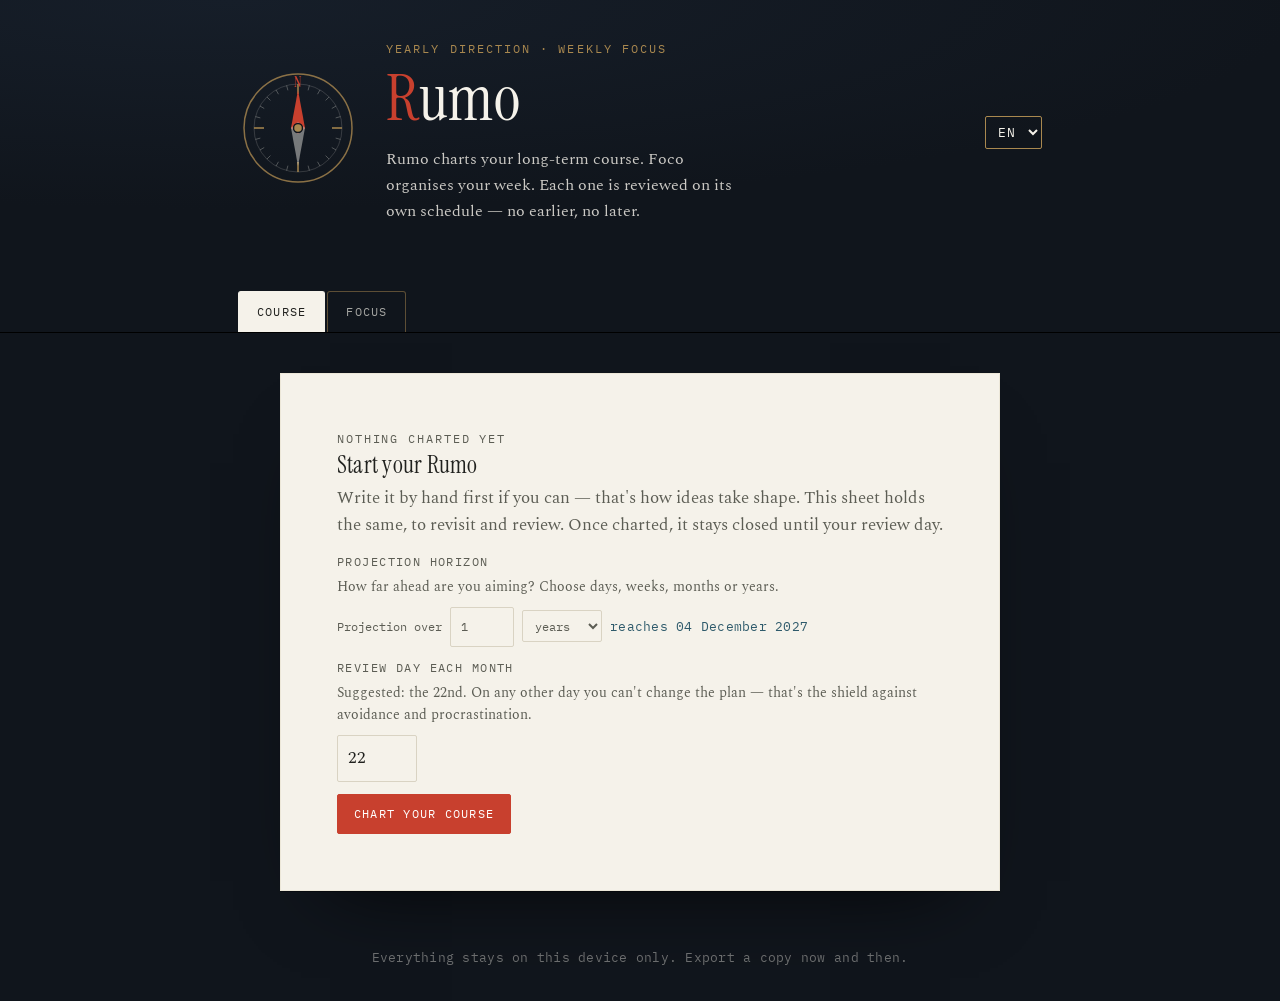
<file: index.html>
<!doctype html>
<html lang="pt">
<head>
<meta charset="utf-8" />
<meta name="viewport" content="width=device-width, initial-scale=1" />
<title>Rumo</title>
<meta name="description" content="Rumo: traça o teu caminho a longo prazo e o foco da tua semana. Cada um revê-se no seu próprio tempo." />
<meta name="theme-color" content="#10151C" />
<link rel="manifest" href="manifest.json" />
<link rel="icon" href="data:image/svg+xml,%3Csvg xmlns='http://www.w3.org/2000/svg' viewBox='0 0 32 32'%3E%3Crect width='32' height='32' fill='%2310151C'/%3E%3Cpath d='M16 4 L20 16 L16 28 L12 16 Z' fill='%23C8402E'/%3E%3C/svg%3E" />
<link rel="preconnect" href="https://fonts.googleapis.com" />
<link rel="preconnect" href="https://fonts.gstatic.com" crossorigin />
<link href="https://fonts.googleapis.com/css2?family=Instrument+Serif:ital@0;1&family=Spectral:ital,wght@0,300;0,400;0,500;0,600;1,400&family=IBM+Plex+Mono:wght@400;500&display=swap" rel="stylesheet" />
<link rel="stylesheet" href="styles.css" />
</head>
<body>

<a class="skip-link" href="#folha" data-i18n="skip">Saltar para a folha</a>

<header class="compass-band">
  <div class="band-inner">
    <div class="compass" aria-hidden="true">
      <svg viewBox="0 0 120 120" class="compass-svg">
        <circle cx="60" cy="60" r="54" class="ring-outer" />
        <circle cx="60" cy="60" r="44" class="ring-inner" />
        <g class="ticks"></g>
        <text x="60" y="19" class="cardinal">N</text>
        <g class="needle">
          <path d="M60 22 L67 60 L60 66 L53 60 Z" class="needle-north" />
          <path d="M60 98 L53 60 L60 54 L67 60 Z" class="needle-south" />
        </g>
        <circle cx="60" cy="60" r="4.5" class="hub" />
      </svg>
    </div>
    <div class="band-text">
      <p class="eyebrow" data-i18n="eyebrow">Direção pessoal · revisão mensal</p>
      <h1 data-i18n="title">Rumo</h1>
      <p class="lede" data-i18n="lede">Define onde estás e onde queres chegar a um ano. Depois fecha a folha e segue o rumo — só se muda no dia de revisão.</p>
    </div>
    <div class="band-controls">
      <label class="lang" for="lang">
        <span class="visually-hidden" data-i18n="langLabel">Idioma</span>
        <select id="lang">
          <option value="pt">PT</option>
          <option value="en">EN</option>
        </select>
      </label>
    </div>
  </div>
  <nav class="tabs no-print" role="tablist">
    <button type="button" id="tab-norte" class="tab is-active" role="tab" aria-selected="true" data-i18n="tabNorte">Rumo</button>
    <button type="button" id="tab-projeto" class="tab" role="tab" aria-selected="false" data-i18n="tabProjeto">Foco</button>
  </nav>
</header>

<main id="folha">

<div id="pane-norte">
  <!-- ESTADO: sem folha ainda -->
  <section id="view-empty" class="sheet" hidden>
    <p class="sheet-kicker" data-i18n="emptyKicker">Nada traçado ainda</p>
    <h2 data-i18n="emptyTitle">Começa o teu Rumo</h2>
    <p class="prose" data-i18n="emptyBody">Escreve à mão primeiro se puderes — é assim que as ideias ganham forma. Esta folha guarda o mesmo, para consultares e reveres. Uma vez traçada, fica fechada até ao teu dia de revisão.</p>
    <div class="field">
      <label data-i18n="horizonLabel">Horizonte da projeção</label>
      <p class="hint" data-i18n="horizonHint">A que distância no tempo queres chegar? Escolhe dias, semanas, meses ou anos.</p>
      <div class="horizon">
        <span data-i18n="horizonPrefix">Projeção para</span>
        <input type="number" id="setup-horizon-n" min="1" max="999" value="1" inputmode="numeric" />
        <select id="setup-horizon-unit" data-units></select>
        <span class="horizon-date mono" id="setup-horizon-date"></span>
      </div>
    </div>
    <div class="field">
      <label for="setup-review-day" data-i18n="reviewDayLabel">Dia de revisão de cada mês</label>
      <p class="hint" data-i18n="reviewDayHint">Sugestão: dia 22. Fora deste dia não podes alterar o plano — é a blindagem contra a fuga e a procrastinação.</p>
      <input type="number" id="setup-review-day" min="1" max="28" value="22" inputmode="numeric" />
    </div>
    <button type="button" id="btn-create" class="btn btn-primary" data-i18n="createBtn">Traçar o rumo</button>
  </section>

  <!-- ESTADO: folha existente -->
  <section id="view-folha" class="sheet" hidden>

    <div id="lock-banner" class="banner" role="status"></div>

    <p class="sheet-kicker">
      <span data-i18n="sheetKicker">Traçado em</span>
      <span id="created-at" class="mono"></span>
    </p>

    <!-- Os dois polos -->
    <div class="meridian">
      <article class="pole pole-north">
        <p class="pole-tag" data-i18n="poleNorth">Onde quero chegar</p>
        <div class="horizon" id="horizon-edit">
          <span data-i18n="horizonPrefix">Projeção para</span>
          <input type="number" id="f-horizon-n" min="1" max="999" inputmode="numeric" />
          <select id="f-horizon-unit" data-units></select>
          <span class="horizon-date mono" id="horizon-date"></span>
        </div>
        <textarea id="f-projecao" data-i18n-ph="poleNorthPh" placeholder="Nesse ponto, quero…"></textarea>
      </article>

      <div class="meridian-line" aria-hidden="true">
        <span class="meridian-lock" id="meridian-lock"></span>
      </div>

      <article class="pole pole-south">
        <p class="pole-tag" data-i18n="poleSouth">Onde estou agora</p>
        <textarea id="f-atual" data-i18n-ph="poleSouthPh" placeholder="Hoje, a minha situação é…"></textarea>
      </article>
    </div>

    <!-- Necessidades -->
    <section class="block">
      <h2 data-i18n="needsTitle">O que preciso de reunir para lá chegar</h2>
      <p class="prose" data-i18n="needsBody">Informações, conteúdos e conhecimentos concretos. Cada linha é um ponto de passagem no percurso.</p>
      <ul id="needs-list" class="needs"></ul>
      <div class="needs-add">
        <select id="need-type">
          <option value="informacao" data-i18n="typeInfo">Informação</option>
          <option value="conteudo" data-i18n="typeContent">Conteúdo</option>
          <option value="conhecimento" data-i18n="typeKnow">Conhecimento</option>
        </select>
        <input type="text" id="need-desc" data-i18n-ph="needDescPh" placeholder="O que é, em concreto?" />
        <button type="button" id="btn-add-need" class="btn" data-i18n="addNeedBtn">Acrescentar</button>
      </div>
    </section>

    <!-- Compromisso -->
    <section class="block block-commit">
      <h2 data-i18n="commitTitle">Compromisso</h2>
      <label class="check">
        <input type="checkbox" id="f-commit" />
        <span data-i18n="commitText">Assumo esta direção com responsabilidade e comprometo-me a segui-la até à próxima revisão.</span>
      </label>
      <div class="field commit-name">
        <label for="f-nome" data-i18n="commitNameLabel">Assinado</label>
        <input type="text" id="f-nome" data-i18n-ph="commitNamePh" placeholder="O teu nome" />
      </div>
    </section>

    <div class="sheet-actions no-print">
      <button type="button" id="btn-save" class="btn btn-primary" data-i18n="saveBtn">Guardar alterações</button>
      <span id="save-note" class="save-note mono" aria-live="polite"></span>
    </div>

    <!-- Fora do dia de revisão -->
    <section class="block no-print" id="between-reviews">
      <h2 data-i18n="reflectTitle">Entre revisões</h2>
      <p class="prose" data-i18n="reflectBody">Não podes mudar o rumo hoje, mas podes registar o que estás a observar. Fica no histórico para o dia da revisão.</p>
      <textarea id="reflect-text" data-i18n-ph="reflectPh" placeholder="O que notaste desde a última revisão?"></textarea>
      <div class="row">
        <button type="button" id="btn-reflect" class="btn" data-i18n="reflectBtn">Registar reflexão</button>
        <button type="button" id="btn-emergency" class="btn btn-ghost" data-i18n="emergencyBtn">Desbloqueio de emergência</button>
      </div>
    </section>

    <!-- Histórico -->
    <section class="block" id="history-block">
      <h2 data-i18n="historyTitle">Histórico</h2>
      <ol id="history-list" class="history"></ol>
    </section>

    <div class="sheet-footer no-print">
      <div class="field">
        <label for="cfg-review-day" data-i18n="reviewDayLabel">Dia de revisão de cada mês</label>
        <input type="number" id="cfg-review-day" min="1" max="28" inputmode="numeric" />
      </div>
      <div class="row">
        <button type="button" id="btn-export" class="btn" data-i18n="exportBtn">Exportar cópia</button>
        <label class="btn" for="import-file" data-i18n="importBtn">Importar cópia</label>
        <input type="file" id="import-file" accept="application/json" hidden />
        <button type="button" id="btn-print" class="btn" data-i18n="printBtn">Imprimir folha A4</button>
        <button type="button" id="btn-reset" class="btn btn-ghost" data-i18n="resetBtn">Apagar tudo</button>
      </div>
    </div>
  </section>
</div>

<div id="pane-projeto" hidden>
  <section id="view-projeto" class="sheet">

    <p class="sheet-kicker" id="projeto-kicker"></p>
    <p class="hint" data-i18n="projSuggestion">Sugestão: faz a coleta à segunda de manhã.</p>

    <!-- Assuntos -->
    <section class="block block-first">
      <h2 data-i18n="projTopicsTitle">Assuntos da semana</h2>
      <p class="prose" data-i18n="projTopicsBody">Os temas que vão centralizar a tua atenção nos próximos dias.</p>
      <ul id="topics-list" class="needs"></ul>
      <div class="needs-add">
        <input type="text" id="topic-desc" data-i18n-ph="projTopicDescPh" placeholder="Em que te vais focar?" />
        <button type="button" id="btn-add-topic" class="btn" data-i18n="addNeedBtn">Acrescentar</button>
      </div>
    </section>

    <!-- Coleta de informação -->
    <section class="block">
      <h2 data-i18n="projInfoTitle">Informações da semana</h2>
      <div id="collect-banner" class="banner"></div>
      <ul id="info-list" class="needs"></ul>
      <button type="button" id="btn-collect" class="btn btn-primary" data-i18n="projCollectBtn">Fazer a coleta agora</button>
    </section>

    <!-- Fila de espera -->
    <section class="block">
      <h2 data-i18n="projQueueTitle">Guardar para a próxima coleta</h2>
      <p class="prose" data-i18n="projQueueBody">Surgiu uma referência nova a meio da semana? Fica aqui em espera — só entra na próxima coleta.</p>
      <ul id="queue-list" class="needs"></ul>
      <div class="needs-add">
        <input type="text" id="queue-desc" data-i18n-ph="projQueuePh" placeholder="Referência para mais tarde…" />
        <button type="button" id="btn-add-queue" class="btn" data-i18n="projQueueAddBtn">Guardar</button>
      </div>
    </section>

    <!-- Histórico -->
    <section class="block">
      <h2 data-i18n="historyTitle">Histórico</h2>
      <ol id="projeto-history-list" class="history"></ol>
    </section>

    <div class="sheet-footer no-print">
      <div class="row">
        <button type="button" id="btn-print-projeto" class="btn" data-i18n="printBtn">Imprimir folha A4</button>
      </div>
    </div>
  </section>
</div>
</main>

<!-- Modal: coleta -->
<dialog id="dlg-collect">
  <form method="dialog">
    <h2 data-i18n="dlgCollectTitle">Coleta da semana</h2>
    <p class="prose" data-i18n="dlgCollectBody">Uma linha por referência. É a única vez esta semana que juntas informação de raiz — inclui também o que guardaste da semana passada, se ainda for relevante.</p>
    <div id="dlg-collect-pending"></div>
    <textarea id="collect-notes" data-i18n-ph="dlgCollectPh" placeholder="Uma referência por linha…"></textarea>
    <div class="row">
      <button value="cancel" class="btn btn-ghost" data-i18n="cancelBtn">Cancelar</button>
      <button value="ok" class="btn btn-primary" data-i18n="dlgCollectOk">Registar coleta</button>
    </div>
  </form>
</dialog>

<!-- Modal: revisão -->
<dialog id="dlg-review">
  <form method="dialog">
    <h2 data-i18n="dlgReviewTitle">Revisão do mês</h2>
    <p class="prose" data-i18n="dlgReviewBody">Antes de guardar: o que muda e porquê? Isto fica registado como a revisão de hoje.</p>
    <textarea id="review-notes" data-i18n-ph="dlgReviewPh" placeholder="Nesta revisão decidi…" required></textarea>
    <div class="row">
      <button value="cancel" class="btn btn-ghost" data-i18n="cancelBtn">Cancelar</button>
      <button value="ok" class="btn btn-primary" data-i18n="dlgReviewOk">Registar revisão e guardar</button>
    </div>
  </form>
</dialog>

<!-- Modal: emergência -->
<dialog id="dlg-emergency">
  <form method="dialog">
    <h2 data-i18n="dlgEmTitle">Desbloqueio de emergência</h2>
    <p class="prose" data-i18n="dlgEmBody">A blindagem existe para te proteger da fuga. Só a abre um facto novo real — perda de emprego, uma oportunidade concreta com prazo. Não a abre "mudei de ideias". Descreve o facto: fica no histórico.</p>
    <textarea id="em-reason" data-i18n-ph="dlgEmPh" placeholder="O facto novo é…" required minlength="40"></textarea>
    <div class="row">
      <button value="cancel" class="btn btn-ghost" data-i18n="cancelBtn">Cancelar</button>
      <button value="ok" class="btn btn-primary" data-i18n="dlgEmOk">Abrir o rumo</button>
    </div>
  </form>
</dialog>

<footer class="page-foot">
  <p class="mono" data-i18n="footNote">Tudo fica só neste dispositivo. Exporta uma cópia de vez em quando.</p>
</footer>

<script src="i18n.js"></script>
<script src="app.js"></script>
<script>
if ('serviceWorker' in navigator) {
  addEventListener('load', () => navigator.serviceWorker.register('sw.js').catch(() => {}));
}
</script>
</body>
</html>
</file>
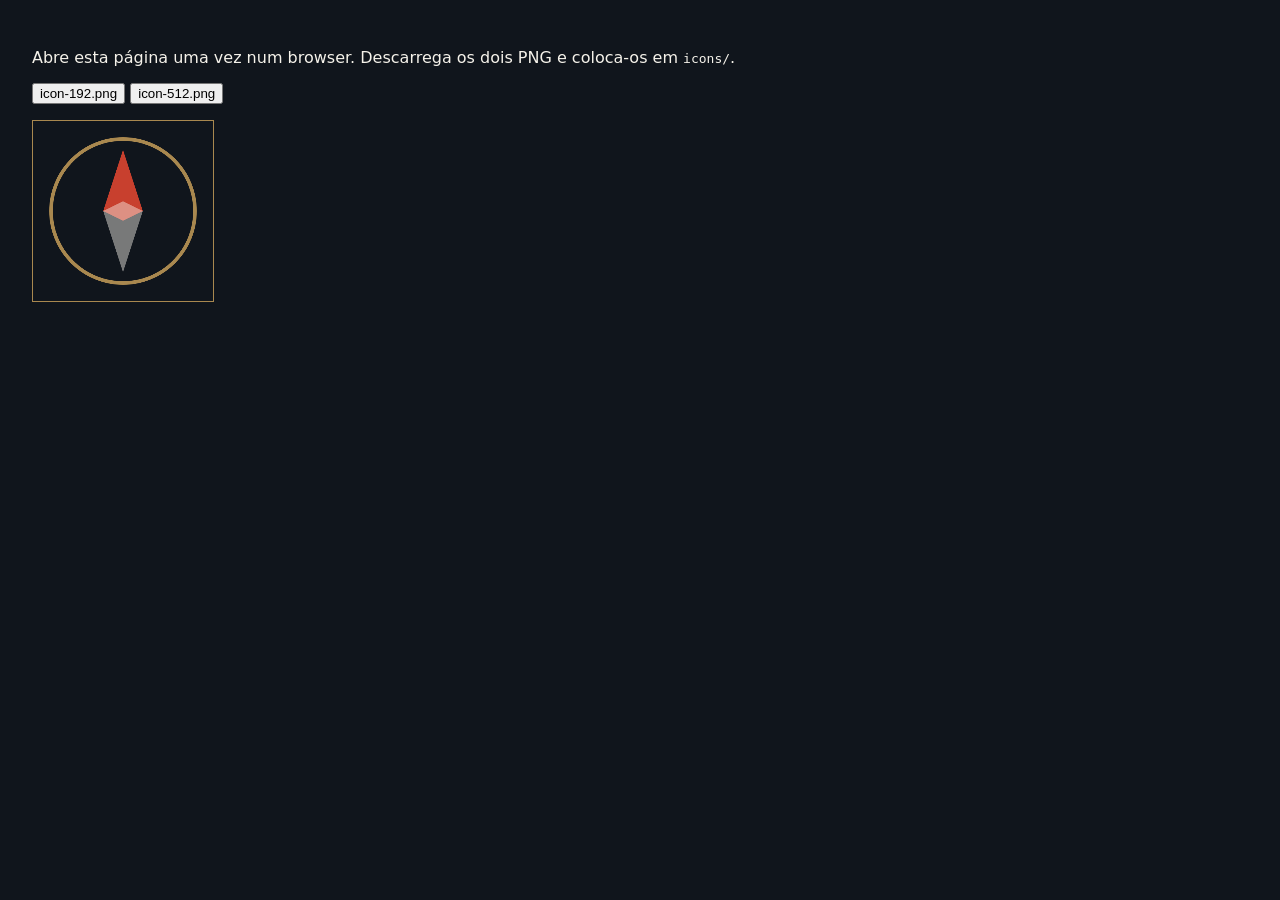
<file: icons/generate.html>
<!doctype html>
<meta charset="utf-8">
<title>Gerar ícones — Rumo</title>
<body style="font-family:system-ui;background:#10151C;color:#F5F2EA;padding:24px">
<p>Abre esta página uma vez num browser. Descarrega os dois PNG e coloca-os em <code>icons/</code>.</p>
<p><button onclick="dl(192)">icon-192.png</button> <button onclick="dl(512)">icon-512.png</button></p>
<canvas id="c" width="512" height="512" style="width:180px;border:1px solid #A9884F"></canvas>
<script>
function draw(s){
  const c=document.getElementById('c'),x=c.getContext('2d');
  c.width=c.height=s; x.fillStyle='#10151C'; x.fillRect(0,0,s,s);
  x.strokeStyle='#A9884F'; x.lineWidth=s*0.02;
  x.beginPath(); x.arc(s/2,s/2,s*0.4,0,7); x.stroke();
  const cx=s/2,cy=s/2,w=s*0.11,h=s*0.34;
  x.fillStyle='#C8402E'; x.beginPath();
  x.moveTo(cx,cy-h); x.lineTo(cx+w,cy); x.lineTo(cx,cy+h*0.16); x.lineTo(cx-w,cy); x.closePath(); x.fill();
  x.fillStyle='rgba(245,242,234,.45)'; x.beginPath();
  x.moveTo(cx,cy+h); x.lineTo(cx-w,cy); x.lineTo(cx,cy-h*0.16); x.lineTo(cx+w,cy); x.closePath(); x.fill();
}
function dl(s){ draw(s); const a=document.createElement('a'); a.download='icon-'+s+'.png'; a.href=document.getElementById('c').toDataURL(); a.click(); draw(512); }
draw(512);
</script>
</file>
<file: styles.css>
/* Folha Norte */
:root {
  --void: #10151C;
  --void-2: #161e29;
  --paper: #F5F2EA;
  --paper-edge: #ECE7D8;
  --ink: #20211E;
  --ink-soft: #5C5D54;
  --needle: #C8402E;
  --brass: #A9884F;
  --line: #D9D3C3;
  --sea: #2E5A6B;
  --ok: #4B6B4F;

  --sans: "Spectral", Georgia, serif;
  --display: "Instrument Serif", Georgia, serif;
  --mono: "IBM Plex Mono", ui-monospace, monospace;
}

* { box-sizing: border-box; }
html { -webkit-text-size-adjust: 100%; }
body {
  margin: 0;
  background: var(--void);
  color: var(--ink);
  font-family: var(--sans);
  font-size: 17px;
  line-height: 1.6;
}
h1, h2 { font-family: var(--display); font-weight: 400; letter-spacing: .01em; line-height: 1.1; }
textarea, input, select, button { font: inherit; color: inherit; }
.mono { font-family: var(--mono); font-size: .8rem; letter-spacing: .02em; }
.visually-hidden, .skip-link:not(:focus) {
  position: absolute; width: 1px; height: 1px; overflow: hidden; clip: rect(0 0 0 0); white-space: nowrap;
}
.skip-link {
  position: fixed; top: 12px; left: 12px; z-index: 50;
  background: var(--needle); color: #fff; padding: 8px 14px; border-radius: 2px; text-decoration: none;
}
:focus-visible { outline: 2px solid var(--sea); outline-offset: 2px; }

/* ---------- compass band ---------- */
.compass-band {
  background:
    radial-gradient(120% 90% at 18% 0%, var(--void-2), var(--void) 70%);
  color: var(--paper);
  border-bottom: 1px solid #000;
}
.band-inner {
  max-width: 860px; margin: 0 auto; padding: 40px 28px 44px;
  display: grid; grid-template-columns: 120px 1fr auto; gap: 28px; align-items: center;
}
.compass-svg { width: 120px; height: 120px; overflow: visible; }
.ring-outer { fill: none; stroke: var(--brass); stroke-width: 1.5; opacity: .8; }
.ring-inner { fill: none; stroke: rgba(245,242,234,.16); stroke-width: 1; }
.tick { stroke: rgba(245,242,234,.28); stroke-width: 1; }
.tick-major { stroke: var(--brass); stroke-width: 1.5; }
.cardinal { fill: var(--needle); font-family: var(--display); font-size: 14px; text-anchor: middle; }
.needle-north { fill: var(--needle); }
.needle-south { fill: rgba(245,242,234,.45); }
.needle { transform-origin: 60px 60px; }
.hub { fill: var(--brass); stroke: var(--void); stroke-width: 1.5; }

.eyebrow {
  margin: 0 0 6px; font-family: var(--mono); font-size: .72rem; text-transform: uppercase;
  letter-spacing: .18em; color: var(--brass);
}
.band-text h1 { margin: 0; font-size: clamp(2.6rem, 7vw, 4rem); }
.band-text h1::first-letter { color: var(--needle); }
.lede { margin: 12px 0 0; max-width: 46ch; color: rgba(245,242,234,.82); font-size: 1.02rem; }

.tabs { display: flex; gap: 2px; max-width: 860px; margin: 22px auto 0; padding: 0 28px; }
.tab {
  flex: 0 0 auto; background: transparent; border: 1px solid rgba(169,136,79,.5); border-bottom: none;
  color: rgba(245,242,234,.65); font-family: var(--mono); font-size: .76rem; text-transform: uppercase;
  letter-spacing: .1em; padding: 10px 18px; cursor: pointer; border-radius: 3px 3px 0 0;
}
.tab.is-active { background: var(--paper); color: var(--ink); border-color: var(--paper); }
.tab:hover:not(.is-active) { color: var(--paper); border-color: var(--brass); }
.need-empty { color: var(--ink-soft); font-style: italic; padding: 8px 0; list-style: none; }

.lang select {
  background: transparent; color: var(--paper); border: 1px solid var(--brass);
  border-radius: 2px; padding: 6px 8px; letter-spacing: .1em; font-family: var(--mono); font-size: .8rem;
}

/* ---------- sheet ---------- */
main { padding: 40px 20px 24px; }
.sheet {
  max-width: 720px; margin: 0 auto; background: var(--paper);
  border: 1px solid var(--paper-edge);
  box-shadow: 0 1px 0 rgba(0,0,0,.4), 0 40px 80px -50px rgba(0,0,0,.9);
  padding: clamp(28px, 5vw, 56px);
}
.sheet-kicker {
  font-family: var(--mono); font-size: .74rem; text-transform: uppercase; letter-spacing: .16em;
  color: var(--ink-soft); margin: 0 0 4px;
}
.sheet h2 { font-size: 1.5rem; margin: 0 0 6px; }
.prose { color: var(--ink-soft); margin: 0 0 14px; }
.hint { font-size: .88rem; color: var(--ink-soft); margin: 2px 0 8px; }

.banner {
  font-family: var(--mono); font-size: .82rem; line-height: 1.5;
  padding: 12px 14px; margin-bottom: 28px; border-left: 3px solid;
}
.banner-open { background: rgba(200,64,46,.08); border-color: var(--needle); color: #7d2c20; }
.banner-closed { background: rgba(46,90,107,.08); border-color: var(--sea); color: #244b58; }

/* poles + meridian */
.meridian { position: relative; margin: 8px 0 32px; }
.meridian-line {
  position: absolute; left: 50%; top: 0; bottom: 0; width: 2px; transform: translateX(-50%);
  background: repeating-linear-gradient(var(--brass) 0 6px, transparent 6px 12px);
  opacity: .5;
}
.is-locked .meridian-line { background: var(--brass); opacity: .8; }
.meridian-lock {
  position: absolute; left: 50%; top: 50%; transform: translate(-50%,-50%);
  font-size: 1rem; background: var(--paper); padding: 4px 0; line-height: 1;
}
.pole { position: relative; padding: 4px 0; }
.pole-north { text-align: right; }
.pole-tag {
  font-family: var(--mono); font-size: .72rem; text-transform: uppercase; letter-spacing: .14em;
  margin: 0 0 6px;
}
.pole-north .pole-tag { color: var(--needle); }
.pole-south .pole-tag { color: var(--sea); }
.pole-south { margin-top: 18px; }

.horizon {
  display: flex; flex-wrap: wrap; align-items: baseline; gap: 8px;
  font-family: var(--mono); font-size: .78rem; color: var(--ink-soft); margin: 2px 0 10px;
}
.horizon input[type="number"] { width: 4rem; }
.horizon select { padding: 6px 8px; }
.horizon-date { color: var(--sea); }
.pole-north .horizon { justify-content: flex-end; }

textarea {
  width: 100%; min-height: 90px; resize: vertical; background: transparent;
  border: none; border-bottom: 1px solid var(--line); padding: 6px 0;
  font-size: 1.08rem; line-height: 1.7;
}
textarea:focus { outline: none; border-bottom-color: var(--sea); }
.pole-north textarea { text-align: right; }

.block { margin: 34px 0; padding-top: 26px; border-top: 1px solid var(--line); }
.block-commit { }

.field { margin: 12px 0; }
.field label { display: block; font-family: var(--mono); font-size: .74rem; text-transform: uppercase; letter-spacing: .12em; color: var(--ink-soft); margin-bottom: 4px; }
input[type="text"], input[type="number"], select {
  background: var(--paper); border: 1px solid var(--line); border-radius: 2px; padding: 9px 10px;
}
input[type="number"] { width: 5rem; }
input[type="text"]:focus, select:focus, input[type="number"]:focus { outline: none; border-color: var(--sea); }

/* needs */
.needs { list-style: none; margin: 8px 0 16px; padding: 0; }
.need {
  display: flex; align-items: baseline; gap: 10px; padding: 8px 0; border-bottom: 1px dotted var(--line);
}
.need-check { display: flex; align-items: baseline; gap: 10px; flex: 1; cursor: pointer; }
.need-type {
  font-family: var(--mono); font-size: .64rem; text-transform: uppercase; letter-spacing: .1em;
  color: var(--sea); border: 1px solid currentColor; border-radius: 2px; padding: 2px 5px; white-space: nowrap;
}
.need-desc { flex: 1; }
.need-done .need-desc { text-decoration: line-through; color: var(--ink-soft); }
.need-remove { background: none; border: none; color: var(--ink-soft); font-size: 1.2rem; cursor: pointer; line-height: 1; padding: 0 4px; }
.need-remove:hover { color: var(--needle); }
.needs-add { display: flex; flex-wrap: wrap; gap: 8px; }
.needs-add #need-desc { flex: 1; min-width: 160px; }

.check { display: flex; gap: 10px; align-items: flex-start; cursor: pointer; margin: 8px 0 14px; }
.check input { margin-top: 5px; }
.commit-name input { max-width: 260px; }

/* buttons */
.btn {
  display: inline-block; background: var(--paper); color: var(--ink);
  border: 1px solid var(--ink); border-radius: 2px; padding: 9px 16px; cursor: pointer;
  font-family: var(--mono); font-size: .78rem; text-transform: uppercase; letter-spacing: .1em;
  text-align: center;
}
.btn:hover { background: var(--ink); color: var(--paper); }
.btn-primary { background: var(--needle); border-color: var(--needle); color: #fff; }
.btn-primary:hover { background: #a8321f; border-color: #a8321f; }
.btn-ghost { border-color: var(--line); color: var(--ink-soft); }
.btn-ghost:hover { background: var(--line); color: var(--ink); }
.btn:disabled { opacity: .4; cursor: not-allowed; }
button:disabled, input:disabled, select:disabled, textarea:disabled { opacity: .55; }

.row { display: flex; flex-wrap: wrap; gap: 10px; align-items: center; margin-top: 12px; }
.sheet-actions { display: flex; align-items: center; gap: 14px; margin-top: 20px; flex-wrap: wrap; }
.save-note { color: var(--ok); }
.save-note.warn { color: var(--needle); }

/* history */
.history { list-style: none; margin: 0; padding: 0; }
.hist { padding: 12px 0 12px 16px; border-left: 2px solid var(--line); margin-bottom: 4px; }
.hist-review { border-color: var(--needle); }
.hist-emergency { border-color: #9a6b2f; }
.hist-created { border-color: var(--sea); }
.hist-meta { color: var(--ink-soft); margin: 0 0 4px; }
.hist-text { margin: 0; white-space: pre-wrap; }

.sheet-footer { margin-top: 40px; padding-top: 22px; border-top: 1px solid var(--line); }

/* dialogs */
dialog {
  border: 1px solid var(--ink); background: var(--paper); color: var(--ink);
  max-width: 460px; width: calc(100% - 32px); padding: 26px;
}
dialog::backdrop { background: rgba(16,21,28,.72); }
dialog h2 { font-size: 1.4rem; margin: 0 0 6px; }
dialog textarea { min-height: 110px; border: 1px solid var(--line); padding: 10px; }

.page-foot { max-width: 720px; margin: 0 auto; padding: 20px; color: rgba(245,242,234,.4); text-align: center; }

/* ---------- responsive ---------- */
@media (max-width: 680px) {
  .band-inner { grid-template-columns: 72px 1fr; gap: 18px 16px; padding: 28px 20px 32px; }
  .compass-svg { width: 72px; height: 72px; }
  .band-controls { grid-column: 2; justify-self: start; }
  .band-text { grid-column: 1 / -1; }
  .pole-north, .pole-north textarea { text-align: left; }
  .pole-north .horizon { justify-content: flex-start; }
  .meridian-line { left: 0; transform: none; }
  .meridian-lock { left: 0; transform: translate(-50%, -50%); }
  .pole { padding-left: 16px; }
}
@media (prefers-reduced-motion: reduce) {
  * { transition: none !important; }
}

/* ---------- print: folha A4 ---------- */
@media print {
  body { background: #fff; font-size: 12pt; }
  .compass-band, .page-foot, .no-print, .skip-link, #lock-banner { display: none !important; }
  main { padding: 0; }
  .sheet { box-shadow: none; border: none; max-width: none; padding: 0; }
  .meridian-line { background: #999; }
  textarea, input { border: none !important; }
  .block { break-inside: avoid; }
  h2 { break-after: avoid; }
}
</file>
